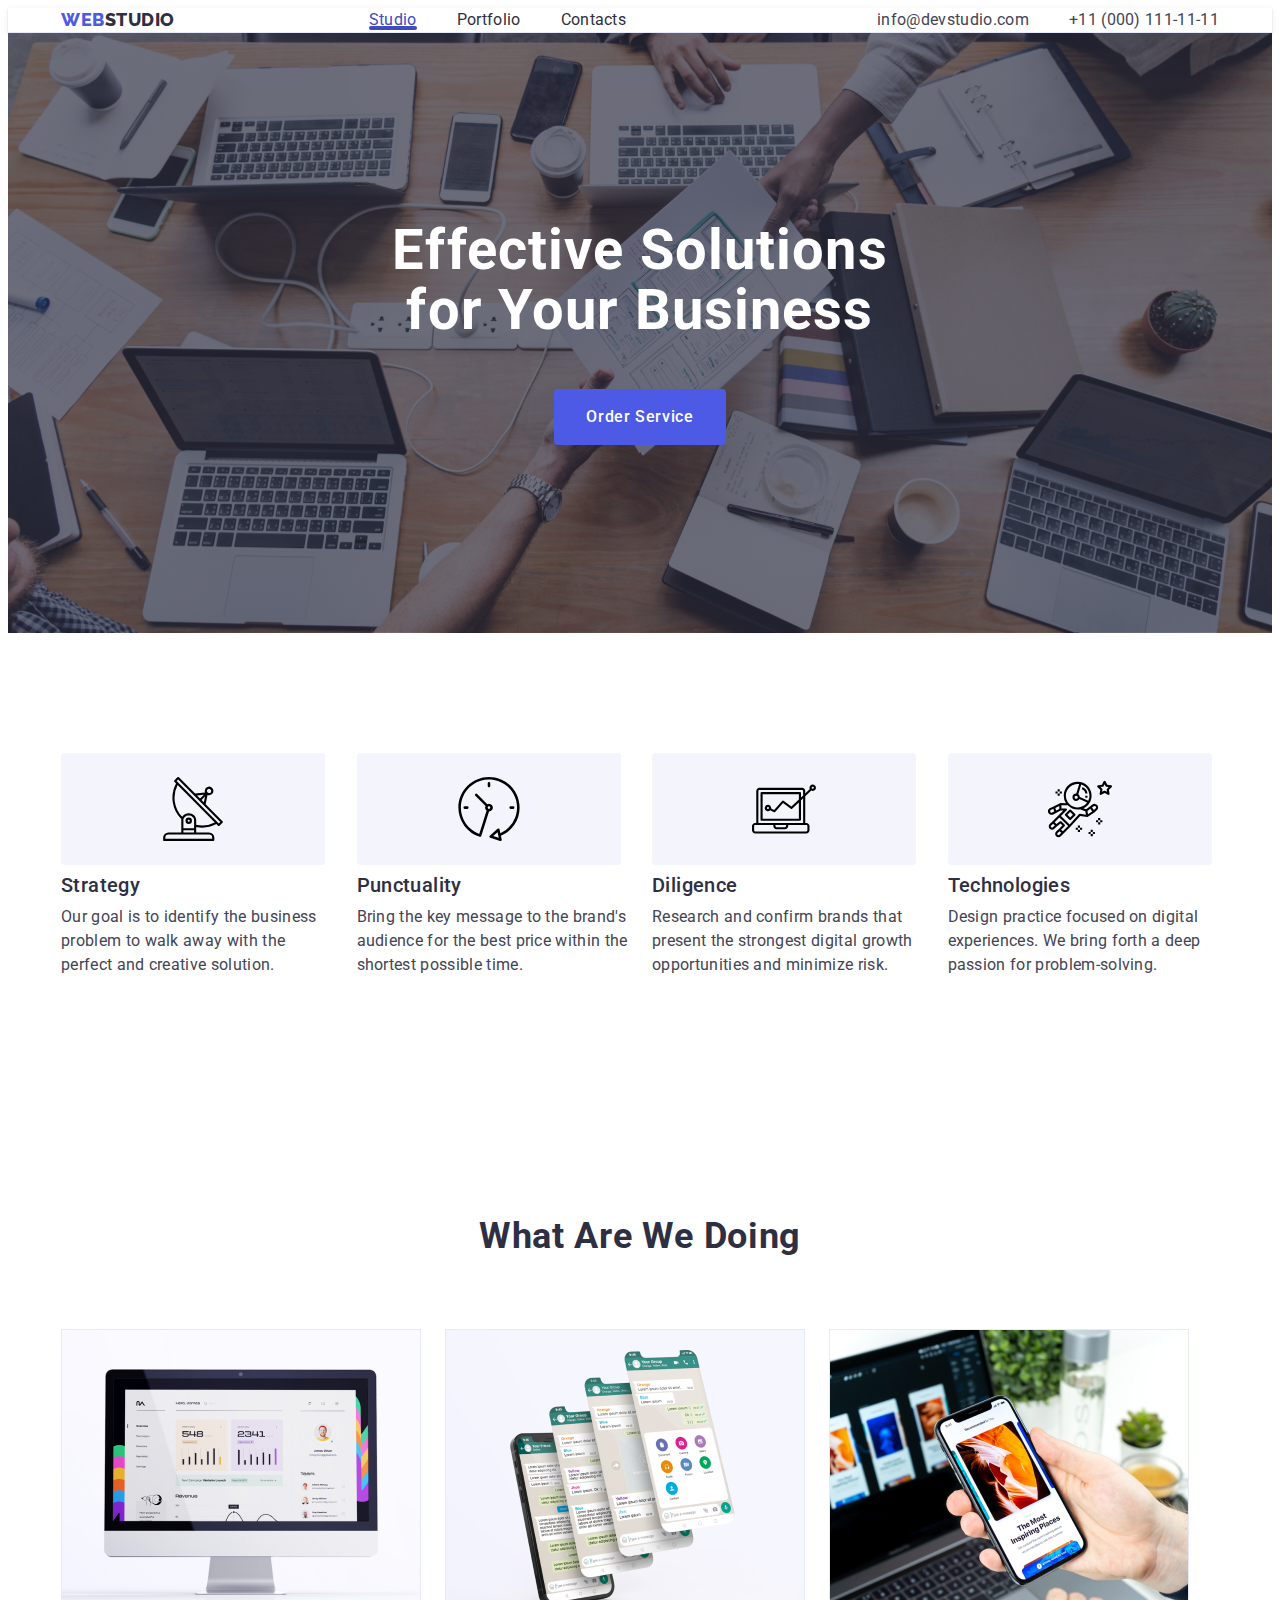
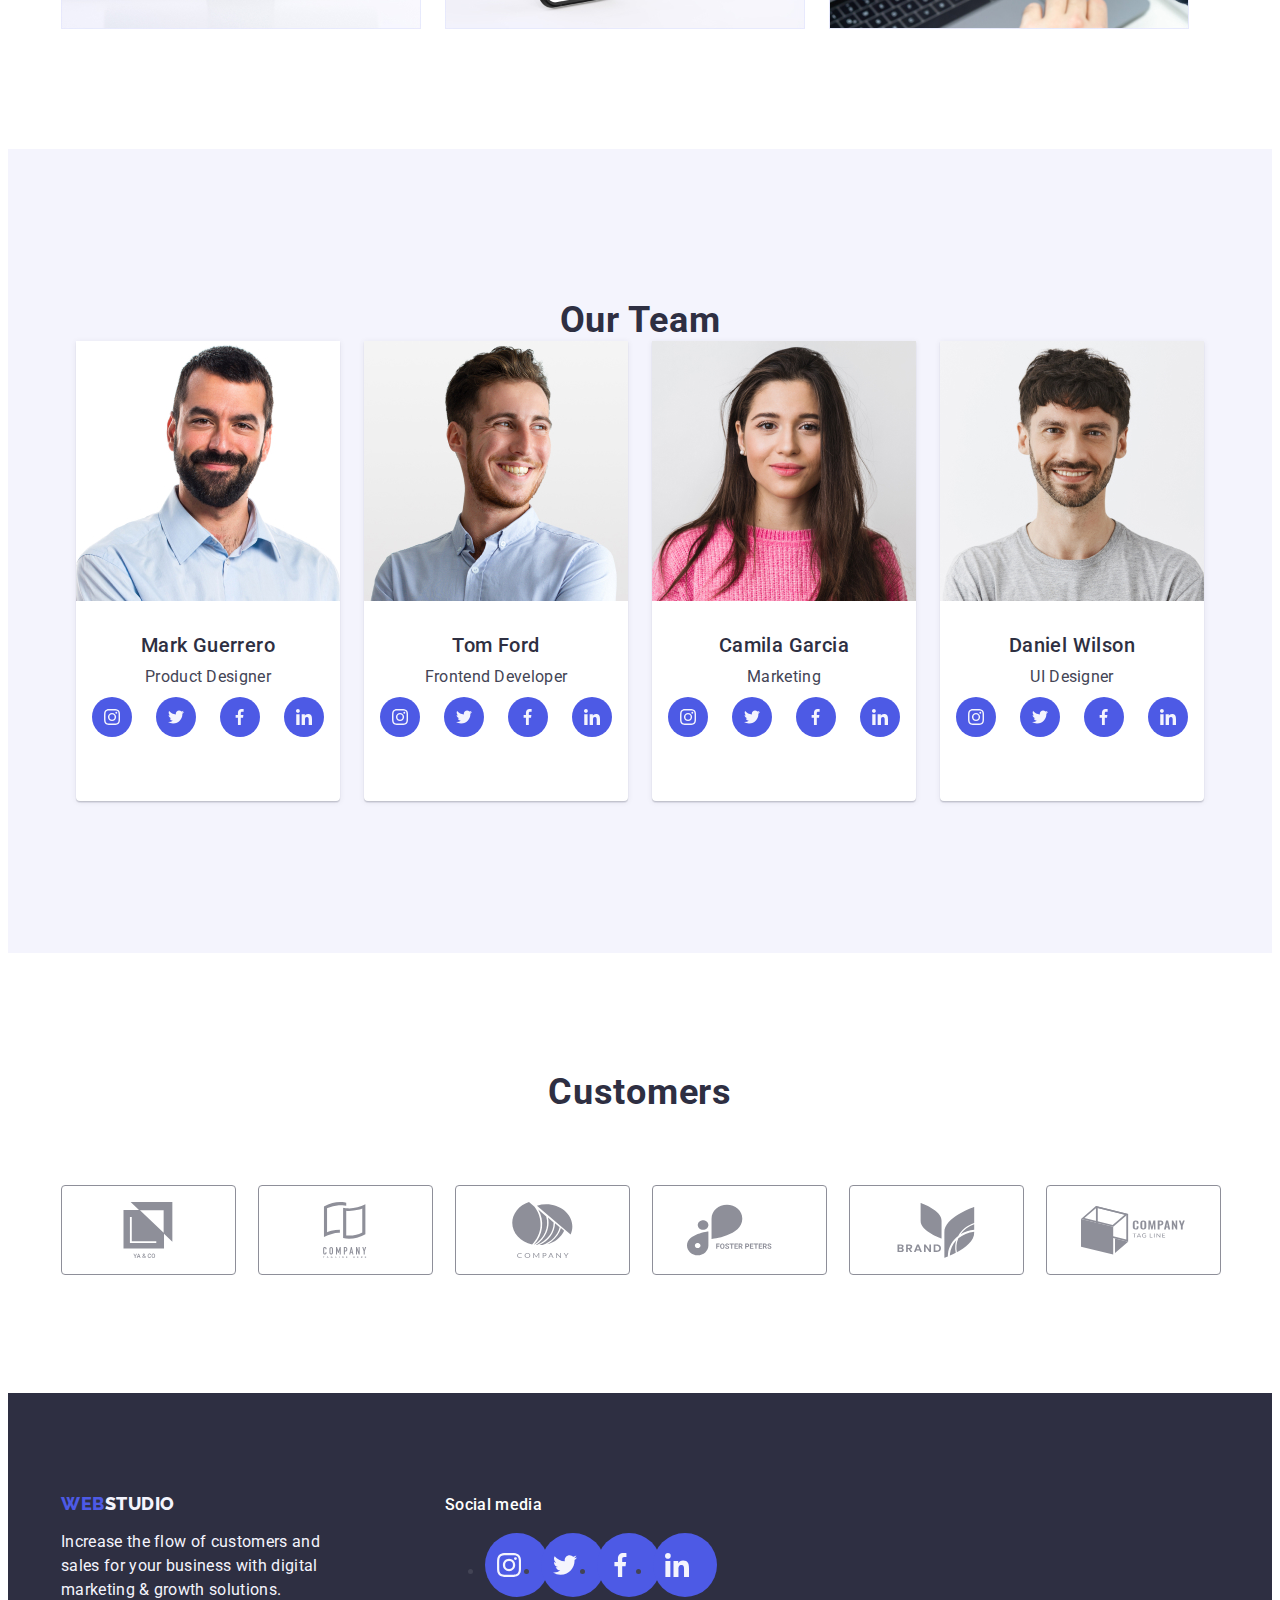
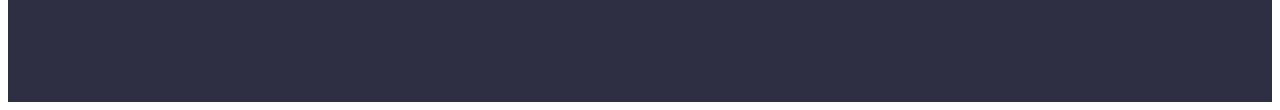
<file: index.html>
<!DOCTYPE html>
<html lang="en">
  <head>
    <meta charset="UTF-8" />
    <meta http-equiv="X-UA-Compatible" content="IE=edge" />
    <meta name="viewport" content="width=device-width, initial-scale=1.0" />
    <link rel="preconnect" href="https://fonts.googleapis.com" />
    <link rel="preconnect" href="https://fonts.gstatic.com" crossorigin />
    <link
      href="https://fonts.googleapis.com/css2?family=Raleway:wght@800&family=Roboto:wght@400;500;700;900&display=swap"
      rel="stylesheet"
    />
    <title>WebStudio</title>
    <link
      rel="stylesheet"
      href="https://cdnjs.cloudflare.com/ajax/libs/modern-normalize/2.0.0/modern-normalize.min.css"
      integrity="sha512-4xo8blKMVCiXpTaLzQSLSw3KFOVPWhm/TRtuPVc4WG6kUgjH6J03IBuG7JZPkcWMxJ5huwaBpOpnwYElP/m6wg=="
      crossorigin="anonymous"
      referrerpolicy="no-referrer"
    />
    <link rel="stylesheet" href="./css/styles.css" />
  </head>
  <body>
    <header class="header">
      <div class="container header-container">
        <nav class="header-navig list">
          <a class="header-logo link" href="./index.html"
            >Web<span class="logo-part link">Studio</span></a
          >
          <ul class="header-menu list">
            <li class="header-menu-item">
              <a class="header-menu-link current link" href="./index.html"
                >Studio</a
              >
            </li>
            <li class="header-menu-item">
              <a class="header-menu-link link" href="./portfolio.html"
                >Portfolio</a
              >
            </li>
            <li class="header-menu-item">
              <a class="header-menu-link link" href="">Contacts</a>
            </li>
          </ul>
        </nav>
        <address class="header-address">
          <ul class="address-list list">
            <li>
              <a
                class="header-address-link link"
                href="mailto:info@devstudio.com"
                >info@devstudio.com</a
              >
            </li>
            <li>
              <a class="header-address-link link" href="tel:+110001111111"
                >+11 (000) 111-11-11</a
              >
            </li>
          </ul>
        </address>
      </div>
    </header>
    <main>
      <section class="hero">
        <div class="container hero-container">
          <h1 class="hero-title">Effective Solutions for Your Business</h1>
          <button type="button" class="hero-btn" data-modal-open>
            Order Service
          </button>
        </div>
      </section>
      <section class="service">
        <div class="container service-container">
          <h2 class="visually-hidden">service</h2>
          <ul class="service-list list">
            <li class="service-item">
              <div class="service-item-icons">
                <svg class="service-icons-images" width="64" height="64">
                  <use href="./images/icons.svg#icon-antenna-1"></use>
                </svg>
              </div>
              <h3 class="service-name">Strategy</h3>
              <p class="service-item-text">
                Our goal is to identify the business problem to walk away with
                the perfect and creative solution.
              </p>
            </li>
            <li class="service-item">
              <div class="service-item-icons">
                <svg class="service-icons-images" width="64" height="64">
                  <use href="./images/icons.svg#icon-clock-1"></use>
                </svg>
              </div>
              <h3 class="service-name">Punctuality</h3>
              <p class="service-item-text">
                Bring the key message to the brand's audience for the best price
                within the shortest possible time.
              </p>
            </li>
            <li class="service-item">
              <div class="service-item-icons">
                <svg class="service-icons-images" width="64" height="64">
                  <use href="./images/icons.svg#icon-Vector-2"></use>
                </svg>
              </div>
              <h3 class="service-name">Diligence</h3>
              <p class="service-item-text">
                Research and confirm brands that present the strongest digital
                growth opportunities and minimize risk.
              </p>
            </li>
            <li class="service-item">
              <div class="service-item-icons">
                <svg class="service-icons-images" width="64" height="64">
                  <use href="./images/icons.svg#icon-astronaut-1"></use>
                </svg>
              </div>
              <h3 class="service-name">Technologies</h3>
              <p class="service-item-text">
                Design practice focused on digital experiences. We bring forth a
                deep passion for problem-solving.
              </p>
            </li>
          </ul>
        </div>
      </section>
      <section class="mesenger">
        <div class="container mesenger-container">
          <h2 class="mesenger-title">What are we doing</h2>
          <ul class="mesenger-list list">
            <li class="mesenger-list-item">
              <img
                src="./images/Rectangle71.jpg"
                alt="Desktop app img"
                width="360"
                height="300"
              />
            </li>
            <li class="mesenger-list-item">
              <img
                src="./images/img2.jpg"
                alt="Mesenger img"
                width="360"
                height="300"
              />
            </li>
            <li class="mesenger-list-item">
              <img
                src="./images/img3.jpg"
                alt="Mobile app img"
                width="360"
                height="300"
              />
            </li>
          </ul>
        </div>
      </section>
      <section class="people">
        <div class="container people-container">
          <h2 class="people-title">Our Team</h2>
          <ul class="people-list list">
            <li class="people-item">
              <img
                src="./images/img.jpg"
                alt="photo of Mark Guerrero"
                width="264"
              />
              <div class="container-img">
                <h3 class="people-name">Mark Guerrero</h3>
                <p class="people-text">Product Designer</p>
                <ul class="icons-list list">
                  <li class="icons-list-item">
                    <a href="" class="icons-link link"
                      ><svg class="container-icon" width="16" height="16">
                        <use href="./images/icons.svg#icon-instagram"></use>
                      </svg>
                    </a>
                  </li>
                  <li class="icons-list-item">
                    <a href="" class="icons-link link"
                      ><svg class="container-icon" width="16" height="16">
                        <use href="./images/icons.svg#icon-twitter"></use>
                      </svg>
                    </a>
                  </li>
                  <li class="icons-list-item">
                    <a href="" class="icons-link link"
                      ><svg class="container-icon" width="16" height="16">
                        <use href="./images/icons.svg#icon-Vector"></use>
                      </svg>
                    </a>
                  </li>
                  <li class="icons-list-item">
                    <a href="" class="icons-link link"
                      ><svg class="container-icon" width="16" height="16">
                        <use href="./images/icons.svg#icon-linkedin"></use>
                      </svg>
                    </a>
                  </li>
                </ul>
              </div>
            </li>
            <li class="people-item">
              <img
                src="./images/img22.jpg"
                alt="photo of Tom Ford"
                width="264"
              />
              <div class="container-img">
                <h3 class="people-name">Tom Ford</h3>
                <p class="people-text">Frontend Developer</p>
                <ul class="icons-list list">
                  <li class="icons-list-item">
                    <a href="" class="icons-link link"
                      ><svg class="container-icon" width="16" height="16">
                        <use href="./images/icons.svg#icon-instagram"></use>
                      </svg>
                    </a>
                  </li>
                  <li class="icons-list-item">
                    <a href="" class="icons-link link"
                      ><svg class="container-icon" width="16" height="16">
                        <use href="./images/icons.svg#icon-twitter"></use>
                      </svg>
                    </a>
                  </li>
                  <li class="icons-list-item">
                    <a href="" class="icons-link link"
                      ><svg class="container-icon" width="16" height="16">
                        <use href="./images/icons.svg#icon-Vector"></use>
                      </svg>
                    </a>
                  </li>
                  <li class="icons-list-item">
                    <a href="" class="icons-link link"
                      ><svg class="container-icon" width="16" height="16">
                        <use href="./images/icons.svg#icon-linkedin"></use>
                      </svg>
                    </a>
                  </li>
                </ul>
              </div>
            </li>
            <li class="people-item">
              <img
                src="./images/img23.jpg"
                alt="photo of Camila Garcia"
                width="264"
              />
              <div class="container-img">
                <h3 class="people-name">Camila Garcia</h3>
                <p class="people-text">Marketing</p>
                <ul class="icons-list list">
                  <li class="icons-list-item">
                    <a href="" class="icons-link link"
                      ><svg class="container-icon" width="16" height="16">
                        <use href="./images/icons.svg#icon-instagram"></use>
                      </svg>
                    </a>
                  </li>
                  <li class="icons-list-item">
                    <a href="" class="icons-link link"
                      ><svg class="container-icon" width="16" height="16">
                        <use href="./images/icons.svg#icon-twitter"></use>
                      </svg>
                    </a>
                  </li>
                  <li class="icons-list-item">
                    <a href="" class="icons-link link"
                      ><svg class="container-icon" width="16" height="16">
                        <use href="./images/icons.svg#icon-Vector"></use>
                      </svg>
                    </a>
                  </li>
                  <li class="icons-list-item">
                    <a href="" class="icons-link link"
                      ><svg class="container-icon" width="16" height="16">
                        <use href="./images/icons.svg#icon-linkedin"></use>
                      </svg>
                    </a>
                  </li>
                </ul>
              </div>
            </li>
            <li class="people-item">
              <img
                src="./images/img24.jpg"
                alt="photo of Daniel Wilson"
                width="264"
              />
              <div class="container-img">
                <h3 class="people-name">Daniel Wilson</h3>
                <p class="people-text">UI Designer</p>
                <ul class="icons-list list">
                  <li class="icons-list-item">
                    <a href="" class="icons-link link"
                      ><svg class="container-icon" width="16" height="16">
                        <use href="./images/icons.svg#icon-instagram"></use>
                      </svg>
                    </a>
                  </li>
                  <li class="icons-list-item">
                    <a href="" class="icons-link link"
                      ><svg class="container-icon" width="16" height="16">
                        <use href="./images/icons.svg#icon-twitter"></use>
                      </svg>
                    </a>
                  </li>
                  <li class="icons-list-item">
                    <a href="" class="icons-link link"
                      ><svg class="container-icon" width="16" height="16">
                        <use href="./images/icons.svg#icon-Vector"></use>
                      </svg>
                    </a>
                  </li>
                  <li class="icons-list-item">
                    <a href="" class="icons-link link"
                      ><svg class="container-icon" width="16" height="16">
                        <use href="./images/icons.svg#icon-linkedin"></use>
                      </svg>
                    </a>
                  </li>
                </ul>
              </div>
            </li>
          </ul>
        </div>
      </section>
      <section class="customers">
        <div class="container">
          <h2 class="customers-title">Customers</h2>
          <ul class="customers-list list">
            <li class="customers-item">
              <a class="customer-link" href="" target="_blank"
                ><svg class="customer-icon" width="104" height="56">
                  <use href="./images/icons.svg#icon-group"></use>
                </svg>
              </a>
            </li>
            <li class="customers-item">
              <a class="customer-link" href="" target="_blank"
                ><svg class="customer-icon" width="104" height="56">
                  <use href="./images/icons.svg#icon-group-2"></use>
                </svg>
              </a>
            </li>
            <li class="customers-item">
              <a class="customer-link" href="" target="_blank"
                ><svg class="customer-icon" width="104" height="56">
                  <use href="./images/icons.svg#icon-group-3"></use>
                </svg>
              </a>
            </li>
            <li class="customers-item">
              <a class="customer-link" href="" target="_blank"
                ><svg class="customer-icon" width="104" height="56">
                  <use href="./images/icons.svg#icon-group-4"></use>
                </svg>
              </a>
            </li>
            <li class="customers-item">
              <a class="customer-link" href="" target="_blank"
                ><svg class="customer-icon" width="104" height="56">
                  <use href="./images/icons.svg#icon-group-5"></use>
                </svg>
              </a>
            </li>
            <li class="customers-item">
              <a class="customer-link" href="" target="_blank"
                ><svg class="customer-icon" width="104" height="56">
                  <use href="./images/icons.svg#icon-group-6"></use>
                </svg>
              </a>
            </li>
          </ul>
        </div>
      </section>
    </main>
    <footer class="footer">
      <div class="container footer-container">
        <div class="footer-logo-text">
          <a class="footer-logo link" href="./index.html"
            >Web<span class="footer-logo-part">Studio</span></a
          >
          <p class="footer-text">
            Increase the flow of customers and sales for your business with
            digital marketing & growth solutions.
          </p>
        </div>

        <div class="footer-soc-box">
          <p class="soc-text">Social media</p>
          <ul class="footer-soc-list">
            <li class="footer-soc-item">
              <a href="" class="footer-soc-link"
                ><svg class="footer-icon" width="24" height="24">
                  <use href="./images/icons.svg#icon-instagram"></use>
                </svg>
              </a>
            </li>
            <li class="footer-soc-item">
              <a href="" class="footer-soc-link"
                ><svg class="footer-icon" width="24" height="24">
                  <use href="./images/icons.svg#icon-twitter"></use>
                </svg>
              </a>
            </li>
            <li class="footer-soc-item">
              <a href="" class="footer-soc-link"
                ><svg class="footer-icon" width="24" height="24">
                  <use href="./images/icons.svg#icon-Vector"></use>
                </svg>
              </a>
            </li>
            <li class="footer-soc-item">
              <a href="" class="footer-soc-link"
                ><svg class="footer-icon" width="24" height="24">
                  <use href="./images/icons.svg#icon-linkedin"></use>
                </svg>
              </a>
            </li>
          </ul>
        </div>
      </div>
    </footer>
    <div class="backdrop is-hidden" data-modal>
      <div class="modal">
        <button type="button" class="modal-btn" data-modal-close>
          <svg class="modal-icon" width="8" height="8">
            <use href="./images/icons.svg#icon-close-black-18dp-2-1"></use>
          </svg>
        </button>
      </div>
    </div>

    <script src="./js/modal.js"></script>
  </body>
</html>
</file>
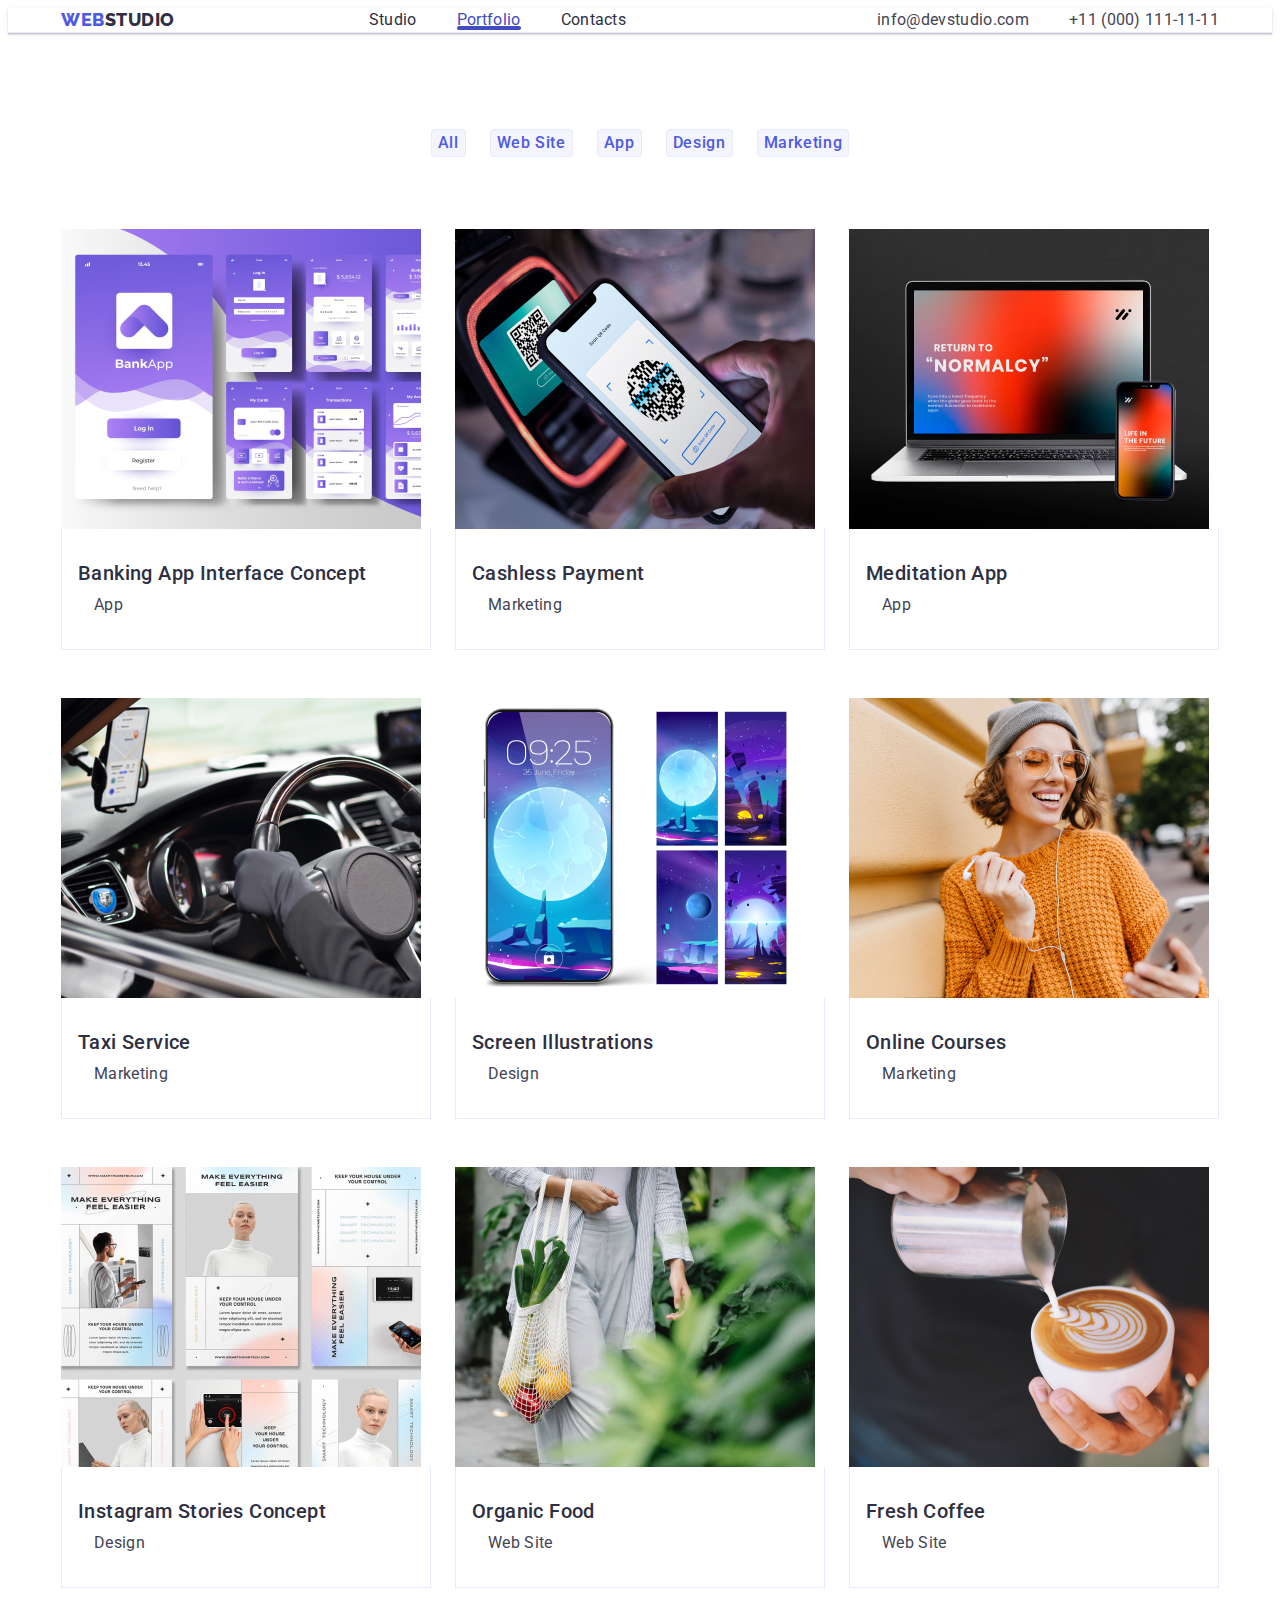
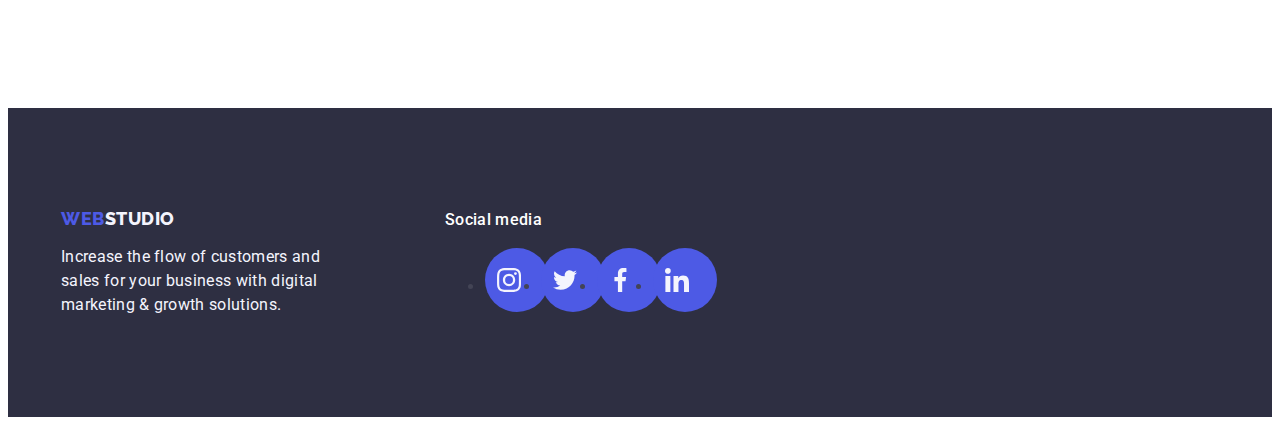
<file: portfolio.html>
<!DOCTYPE html>
<html lang="en">
  <head>
    <meta charset="UTF-8" />
    <meta http-equiv="X-UA-Compatible" content="IE=edge" />
    <meta name="viewport" content="width=device-width, initial-scale=1.0" />
    <link rel="preconnect" href="https://fonts.googleapis.com" />
    <link rel="preconnect" href="https://fonts.gstatic.com" crossorigin />
    <link
      href="https://fonts.googleapis.com/css2?family=Raleway:wght@800&family=Roboto:wght@400;500;700;900&display=swap"
      rel="stylesheet"
    />
    <title>WebStudio</title>
    <link
      rel="stylesheet"
      href="https://cdnjs.cloudflare.com/ajax/libs/modern-normalize/2.0.0/modern-normalize.min.css"
      integrity="sha512-4xo8blKMVCiXpTaLzQSLSw3KFOVPWhm/TRtuPVc4WG6kUgjH6J03IBuG7JZPkcWMxJ5huwaBpOpnwYElP/m6wg=="
      crossorigin="anonymous"
      referrerpolicy="no-referrer"
    />
    <link rel="stylesheet" href="./css/styles.css" />
  </head>
  <body>
    <header class="header">
      <div class="container header-container">
        <nav class="header-navig list">
          <a class="header-logo link" href="./index.html"
            >Web<span class="logo-part link">Studio</span></a
          >
          <ul class="header-menu list">
            <li class="header-menu-item">
              <a class="header-menu-link link" href="./index.html">Studio</a>
            </li>
            <li class="header-menu-item">
              <a class="header-menu-link current link" href="./portfolio.html"
                >Portfolio</a
              >
            </li>
            <li class="header-menu-item">
              <a class="header-menu-link link" href="">Contacts</a>
            </li>
          </ul>
        </nav>
        <address class="header-address">
          <ul class="address-list list">
            <li>
              <a
                class="header-address-link link"
                href="mailto:info@devstudio.com"
                >info@devstudio.com</a
              >
            </li>
            <li>
              <a class="header-address-link link" href="tel:+110001111111"
                >+11 (000) 111-11-11</a
              >
            </li>
          </ul>
        </address>
      </div>
    </header>
    <main>
      <section class="portfolio">
        <div class="container main-container">
          <h1 class="visually-hidden">portfolio</h1>
          <ul class="portfolio-list list">
            <li><button type="button" class="portfolio-btn">All</button></li>
            <li>
              <button type="button" class="portfolio-btn">Web Site</button>
            </li>
            <li><button type="button" class="portfolio-btn">App</button></li>
            <li><button type="button" class="portfolio-btn">Design</button></li>
            <li>
              <button type="button" class="portfolio-btn">Marketing</button>
            </li>
          </ul>
          <ul class="portfolio-list-img list">
            <li class="portfolio-list-item">
              <a href="./portfolio.html" class="portfolio-img-link link"
                ><div class="portfolio-overlay">
                  <img
                    src="./images/img5.jpg"
                    alt="Banking App Interface Concept"
                    width="360"
                    height="300"
                  />
                  <p class="portfolio-overlay-text">
                    14 Stylish and User-Friendly App Design Concepts · Task
                    Manager App · Calorie Tracker App · Exotic Fruit Ecommerce
                    App · Cloud Storage App
                  </p>
                </div>

                <div class="container-name">
                  <h2 class="portfolio-name">Banking App Interface Concept</h2>
                  <p class="portfolio-item-text">App</p>
                </div>
              </a>
            </li>
            <li class="portfolio-list-item">
              <a href="./portfolio.html" class="portfolio-img-link link"
                ><div class="portfolio-overlay">
                  <img
                    src="./images/img6.jpg"
                    alt="Cashless Payment"
                    width="360"
                    height="300"
                  />
                  <p class="portfolio-overlay-text">
                    14 Stylish and User-Friendly App Design Concepts · Task
                    Manager App · Calorie Tracker App · Exotic Fruit Ecommerce
                    App · Cloud Storage App
                  </p>
                </div>

                <div class="container-name">
                  <h2 class="portfolio-name">Cashless Payment</h2>
                  <p class="portfolio-item-text">Marketing</p>
                </div>
              </a>
            </li>
            <li class="portfolio-list-item">
              <a href="./portfolio.html" class="portfolio-img-link link"
                ><div class="portfolio-overlay">
                  <img
                    src="./images/img7.jpg"
                    alt="Meditation App"
                    width="360"
                    height="300"
                  />
                  <p class="portfolio-overlay-text">
                    14 Stylish and User-Friendly App Design Concepts · Task
                    Manager App · Calorie Tracker App · Exotic Fruit Ecommerce
                    App · Cloud Storage App
                  </p>
                </div>

                <div class="container-name">
                  <h2 class="portfolio-name">Meditation App</h2>
                  <p class="portfolio-item-text">App</p>
                </div>
              </a>
            </li>
            <li class="portfolio-list-item">
              <a href="./portfolio.html" class="portfolio-img-link link"
                ><div class="portfolio-overlay">
                  <img
                    src="./images/img8.jpg"
                    alt="Taxi Service"
                    width="360"
                    height="300"
                  />
                  <p class="portfolio-overlay-text">
                    14 Stylish and User-Friendly App Design Concepts · Task
                    Manager App · Calorie Tracker App · Exotic Fruit Ecommerce
                    App · Cloud Storage App
                  </p>
                </div>

                <div class="container-name">
                  <h2 class="portfolio-name">Taxi Service</h2>
                  <p class="portfolio-item-text">Marketing</p>
                </div>
              </a>
            </li>
            <li class="portfolio-list-item">
              <a href="./portfolio.html" class="portfolio-img-link link"
                ><div class="portfolio-overlay">
                  <img
                    src="./images/img9.jpg"
                    alt="Screen Illustrations"
                    width="360"
                    height="300"
                  />
                  <p class="portfolio-overlay-text">
                    14 Stylish and User-Friendly App Design Concepts · Task
                    Manager App · Calorie Tracker App · Exotic Fruit Ecommerce
                    App · Cloud Storage App
                  </p>
                </div>

                <div class="container-name">
                  <h2 class="portfolio-name">Screen Illustrations</h2>
                  <p class="portfolio-item-text">Design</p>
                </div>
              </a>
            </li>
            <li class="portfolio-list-item">
              <a href="./portfolio.html" class="portfolio-img-link link"
                ><div class="portfolio-overlay">
                  <img
                    src="./images/img10.jpg"
                    alt="Online Courses"
                    width="360"
                    height="300"
                  />
                  <p class="portfolio-overlay-text">
                    14 Stylish and User-Friendly App Design Concepts · Task
                    Manager App · Calorie Tracker App · Exotic Fruit Ecommerce
                    App · Cloud Storage App
                  </p>
                </div>

                <div class="container-name">
                  <h2 class="portfolio-name">Online Courses</h2>
                  <p class="portfolio-item-text">Marketing</p>
                </div>
              </a>
            </li>
            <li class="portfolio-list-item">
              <a href="./portfolio.html" class="portfolio-img-link link"
                ><div class="portfolio-overlay">
                  <img
                    src="./images/img11.jpg"
                    alt="Instagram Stories Concept"
                    width="360"
                    height="300"
                  />
                  <p class="portfolio-overlay-text">
                    14 Stylish and User-Friendly App Design Concepts · Task
                    Manager App · Calorie Tracker App · Exotic Fruit Ecommerce
                    App · Cloud Storage App
                  </p>
                </div>

                <div class="container-name">
                  <h2 class="portfolio-name">Instagram Stories Concept</h2>
                  <p class="portfolio-item-text">Design</p>
                </div>
              </a>
            </li>
            <li class="portfolio-list-item">
              <a href="./portfolio.html" class="portfolio-img-link link"
                ><div class="portfolio-overlay">
                  <img
                    src="./images/img12.jpg"
                    alt="Organic Food"
                    width="360"
                    height="300"
                  />
                  <p class="portfolio-overlay-text">
                    14 Stylish and User-Friendly App Design Concepts · Task
                    Manager App · Calorie Tracker App · Exotic Fruit Ecommerce
                    App · Cloud Storage App
                  </p>
                </div>

                <div class="container-name">
                  <h2 class="portfolio-name">Organic Food</h2>
                  <p class="portfolio-item-text">Web Site</p>
                </div>
              </a>
            </li>
            <li class="portfolio-list-item">
              <a href="./portfolio.html" class="portfolio-img-link link"
                ><div class="portfolio-overlay">
                  <img
                    src="./images/img13.jpg"
                    alt="Fresh Coffee"
                    width="360"
                    height="300"
                  />
                  <p class="portfolio-overlay-text">
                    14 Stylish and User-Friendly App Design Concepts · Task
                    Manager App · Calorie Tracker App · Exotic Fruit Ecommerce
                    App · Cloud Storage App
                  </p>
                </div>

                <div class="container-name">
                  <h2 class="portfolio-name">Fresh Coffee</h2>
                  <p class="portfolio-item-text">Web Site</p>
                </div>
              </a>
            </li>
          </ul>
        </div>
      </section>
    </main>
    <footer class="footer">
      <div class="container footer-container">
        <div class="footer-logo-text">
          <a class="footer-logo link" href="./index.html"
            >Web<span class="footer-logo-part">Studio</span></a
          >
          <p class="footer-text">
            Increase the flow of customers and sales for your business with
            digital marketing & growth solutions.
          </p>
        </div>

        <div class="footer-soc-box">
          <p class="soc-text">Social media</p>
          <ul class="footer-soc-list">
            <li class="footer-soc-item">
              <a href="" class="footer-soc-link"
                ><svg class="footer-icon" width="24" height="24">
                  <use href="./images/icons.svg#icon-instagram"></use>
                </svg>
              </a>
            </li>
            <li class="footer-soc-item">
              <a href="" class="footer-soc-link"
                ><svg class="footer-icon" width="24" height="24">
                  <use href="./images/icons.svg#icon-twitter"></use>
                </svg>
              </a>
            </li>
            <li class="footer-soc-item">
              <a href="" class="footer-soc-link"
                ><svg class="footer-icon" width="24" height="24">
                  <use href="./images/icons.svg#icon-Vector"></use>
                </svg>
              </a>
            </li>
            <li class="footer-soc-item">
              <a href="" class="footer-soc-link"
                ><svg class="footer-icon" width="24" height="24">
                  <use href="./images/icons.svg#icon-linkedin"></use>
                </svg>
              </a>
            </li>
          </ul>
        </div>
      </div>
    </footer>
  </body>
</html>
</file>
<file: css/styles.css>
:root {
    --main-text-color: #FFFFFF;
    --title-color: #F4F4FD;
    --second-text-color: #2E2F42;
    --title-text-color: #434455;
    --button-text-color: #4D5AE5;
    --transition: 250ms cubic-bezier(0.4, 0, 0.2, 1);
}  

body {
    font-family: Roboto, sans-serif;
    color: #434455;
    background-color: #FFFFFF;
}
img{
    display: block;
}

p,
h1,
h2,
h3,
h4,
h5,
h6 {
    margin-top: 0;
    margin-bottom: 0;
}

.link {
    text-decoration: none;
}

.list {
    list-style-type: none;
    margin-top: 0;
    margin-bottom: 0;
    padding-left: 0;
}

.container {
    width: 100%;
    max-width: 1158px;
    margin: 0 auto;
    padding:0 15px 0 15px;
}

.header {
    padding: 0 15px;
    border-bottom: 1px solid #e7e9fc;
    box-shadow:0px 2px 1px rgba(46, 47, 66, 0.08),
        0px 1px 1px rgba(46, 47, 66, 0.16),
        0px 1px 6px rgba(46, 47, 66, 0.08);
}

.header-container {
    display: flex;
    padding: 0 15px;
}

.header-logo {
    font-family: "Raleway", sans-serif;
    font-style: normal;
    font-weight: 800;
    font-size: 18px;
    line-height: 1.17;
    letter-spacing: 0.03em;
    text-transform: uppercase;
    color: var(--button-text-color);
    margin-right: 76px;
}

.logo-part {
    color: var(--second-text-color);
}


.header-navig {
    display: flex;
    flex-grow: 1;
    align-items: center;
    justify-content: space-between;
}

.header-menu {
    display: flex;
    gap: 40px;
    transition: color var(--transition);
}

.header-menu-item{
    position: relative;
    color: #404bbf;
}

.header-menu-link {
    font-size: 16px;
    line-height: 1.5;
    color: #2e2f42;
    letter-spacing: 0.02em;
    transition: color var(--transition);
    position: relative;
}
.current::after {
    content: "";
    position: absolute;
    left: 0;
    bottom: -1px;
    height: 4px;
    background-color: #404bbf;
    border-radius: 2px;
    width: 100%;
}
.header-menu-link.current {
    color: #404bbf;
}

.header-menu-link:hover,
.header-menu-link:focus {
    color: #404bbf;
}

.header-address {
    font-style: normal;
    font-weight: 400;
    max-width: 344px;
    margin-left: 251px;
    
}
.address-list{
display: flex;
gap: 40px;
transition: color var(--transition);
 }

.header-address-link {
    font-size: 16px;
    line-height: 1.5;
    letter-spacing: 0.02em;
    color: var(--title-text-color);
    transition: color var(--transition);
}

.header-address-link:hover,
.header-address-link:focus {
    color: #404bbf;
}

.hero {
    background-color: #2E2F42;
    padding: 188px 0;
    background-image: linear-gradient(rgba(46, 47, 66, 0.7),
     rgba(46, 47, 66, 0.7)),
            url(../images/peopleoffice.jpg);
    background-repeat: no-repeat;
    background-position: center;
    background-size: cover;
    margin: 0 auto;
    max-width: 1440px;
    
}
.hero-container{
flex-direction: column;

}
.hero-title {
    font-weight: 700;
    font-size: 56px;
    line-height: 1.07;
    text-align: center;
    letter-spacing: 0.02em;
    color: var(--main-text-color);
    margin: auto;
    margin-bottom: 48px;
    max-width: 496px;
    
}


.hero-btn {
    font-family: "Roboto", sans-serif;
        font-weight: 500;
        font-size: 16px;
        line-height: 1.5;
        letter-spacing: 0.04em;
        color: var(--main-text-color);
        background: #4d5ae5;
        border-radius: 4px;
        padding: 16px 32px;
        margin: auto;
        display: block;
        min-width: 169px;
        height: 56px;
        border: none;
        cursor: pointer;
        transition: background-color var(--transition);
}

.hero-btn:hover,
.hero-btn:focus {
    background-color:var(--button-text-color) ;
    cursor: pointer;
}


.service{
    padding: 120px 0;
}


.visually-hidden {
    position: absolute;
    width: 1px;
    height: 1px;
    margin: -1px;
    border: 0;
    padding: 0;
    white-space: nowrap;
    clip-path: inset(100%);
    clip: rect(0 0 0 0);
    overflow: hidden;
}
.service-item-icons{
width: 264px;
height: 112px;
margin-bottom: 8px;
display: flex;
align-items: center;
justify-content: center;
background: #F4F4FD;
border-radius: 4px;
}



.service-item{
padding-left: 0;
width: calc((100% - 72px) / 4);

}
.service-item::before{
content: "";
width: 264px;
height: 112px;
background: #f4f4fd;
border-radius: 4px;
}


.service-list{
   display: flex;
   gap: 24px;
   
}
.service-name {
    font-weight: 500;
    font-size: 20px;
    line-height: 1.2;
    letter-spacing: 0.02em;
    color: var(--second-text-color);
    margin-bottom: 8px;
    
}

.service-item-text {
    font-size: 16px;
    line-height: 1.5;
    letter-spacing: 0.02em;
    color: var(--title-text-color);
}
.mesenger{
    padding-bottom: 120px;
}

.mesenger-title {
    font-style: normal;
    font-weight: 700;
    font-size: 36px;
    line-height: 1.11;
    letter-spacing: 0.02em;
    text-align: center;
    text-transform: capitalize;
    color: var(--second-text-color);
    margin-top: 120px;
    margin-bottom: 72px;
    margin-left: auto;
    margin-right: auto;
 }
.mesenger-list{
    display: flex;
    gap: 24px;
}
.mesenger-list-item{
width: calc((100%-48px) / 3);
}
.container-img{
padding: 32px 0;
}

.people {
    background-color: #F4F4FD;
    padding: 120px 0;
}

.people-item {
    background-color: #FFFFFF;
    width: calc((100%-72px) / 4);
    border-radius: 0px 0px 4px 4px;
    box-shadow:0px 1px 6px rgba(46, 47, 66, 0.08),
        0px 1px 1px rgba(46, 47, 66, 0.16),
        0px 2px 1px rgba(46, 47, 66, 0.08);
    
}
.people-list{
    display: flex;
    gap: 24px;
    justify-content: center;
}
.people-container{
background-color: var(--title-color);
    padding-bottom: 32px;
    padding-top: 32px;
}

.people-title {
    font-weight: 700;
    font-size: 36px;
    line-height: 1.11;
    letter-spacing: 0.02em;
    text-align: center;
    text-transform: capitalize;
    color: var(--second-text-color);
    margin-bottom: 72px;
    min-width: 323px;
    margin: 0 auto;

}

.people-name {
    font-style: normal;
    font-weight: 500;
    font-size: 20px;
    line-height: 1.2;
    letter-spacing: 0.02em;
    color: var(--second-text-color);
    text-align: center;
    margin-bottom: 8px;
    
}


.people-text {
    font-style: normal;
    font-weight: 400;
    font-size: 16px;
    line-height: 1.5;
    letter-spacing: 0.02em;
    color: var(--title-text-color);
    text-align: center;
    
}
.icons-list-item{
    width: 40px;
    height: 40px;
    margin-top: 8px;
    margin-bottom: 32px;
    
}
.icons-list{
    display: flex;
    gap:24px;
    justify-content: center;
}
.icons-link{
    width: 100%;
    height: 100%;
    border-radius: 50%;
    display: flex;
    text-align: center;
    justify-content: center;
    align-items: center;
    background-color: #4d5ae5;
    transition: background-color 250ms cubic-bezier(0.4, 0, 0.2, 1);
}
.icons-link:hover,
.icons-link:focus{
background-color: #404bbf;
}

.container-img{
    padding: 32px 0;
}

.container-icon{
    fill: #F4F4FD;
}
.customers{
   padding-top: 120px;
   padding-bottom: 120px;
}

.customers-title{
    text-align: center;
    font-weight: 700;
    font-size: 36px;
    line-height: 1.11;
    letter-spacing: 0.02em;
    color: #2E2F42;
    margin-bottom: 72px;
}

.customers-list{
    display: flex;
    gap: 24px;
    
}

.customers-item{
width: calc((100% - 120px)/6);
height: 88px;

}

.customer-link{
width: 100%;
height: 100%;
border: 1px solid #8e8f99;
border-radius: 4px;
display: flex;
align-items: center;
justify-content: center;
color: #8e8f99;
border-color: 250ms cubic-bezier(0.4, 0, 0.2, 1),
color 250ms cubic-bezier(0.4, 0, 0.2, 1);
transition: border-color 250ms cubic-bezier(0.4, 0, 0.2, 1),
color 250ms cubic-bezier(0.4, 0, 0.2, 1);
}
.customer-link:hover,
.customer-link:focus{
color: #404bbf;
border-color: #404bbf;
}


.customer-icon{
   fill: currentColor;
}
.customers-item:hover,
.customers-item:focus{
    color: #404bbf;
    border-color: #404bbf;
}


.footer {
    background: #2e2f42;
    padding: 100px 0;
}
.footer-container{ 
    display: flex;
    align-items: baseline;
}
.footer-logo-text{
    margin-right: 120px;
}

.footer-logo {
    font-family: "Raleway", sans-serif;
    font-weight: 800;
    font-size: 18px;
    line-height: 1.17;
    letter-spacing: 0.03em;
    text-transform: uppercase;
    color: var(--button-text-color);
    display: inline-block;
    margin-bottom: 16px;
}

.footer-logo-part {
    font-family: "Raleway", sans-serif;
    font-style: normal;
    font-weight: 800;
    font-size: 18px;
    line-height: 1.17;
    letter-spacing: 0.03em;
    text-transform: uppercase;
    color: var(--title-color);
}
.button-text {
    color: #4d5ae5;
}

.footer-text {
    font-family: "Roboto", sans-serif;
    font-style: normal;
    font-weight: 400;
    font-size: 16px;
    line-height: 1.5;
    letter-spacing: 0.02em;
    color: var(--title-color);
    max-width: 264px;
}
.footer-soc-box{
    margin-right: 80px;
}

.soc-text{
font-weight: 500;
font-size: 16px;
line-height: 1.5;
letter-spacing: 0.02em;
color: #FFFFFF;
margin-bottom: 16px;

}
.footer-soc-list{
    display: flex;
    gap: 16px;
}
.footer-soc-item{
    width: 40px;
    height: 40px;
}

.footer-soc-link{
    width: 100%;
    height: 100%;
    background-color: var(--button-text-color);
    display: flex;
    align-items: center;
    border-radius: 50%;
    padding: 12px;
    transition: background-color 250ms cubic-bezier(0.4, 0, 0.2, 1);
}
.footer-soc-link:hover,
.footer-soc-link:focus{
background-color: #31d0aa;
}

.footer-icon{
    fill: #F4F4FD;
}

.portfolio{
display: flex;
flex-direction: column;
align-items: center;
padding: 96px 0 120px 0;
}

.portfolio-list{
    display: flex;
    justify-content: center;
    margin-bottom: 72px;
    gap: 24px;
}

.portfolio-btn {
    font-family: 'Roboto', sans-serif;
    font-style: normal;
    font-weight: 500;
    font-size: 16px;
    line-height: 1.5;
    letter-spacing: 0.04em;
    color: var(--button-text-color);
    background-color: #F4F4FD;
    cursor: pointer;
    box-sizing: border-box;
    display: flex;
    border: 1px solid #e7e9fc;
    border-radius: 4px;
    transition: color 250ms cubic-bezier(0.4, 0, 0.2, 1),
            background-color 250ms cubic-bezier(0.4, 0, 0.2, 1),
            border-color 250ms cubic-bezier(0.4, 0, 0.2, 1),
            box-shadow 250ms cubic-bezier(0.4, 0, 0.2, 1);
}

.portfolio-btn:hover,
.portfolio-btn:focus {
    color: #FFFFFF;
    background-color: #404BBF;
    border: 1px solid transparent;
    cursor: pointer;
    box-shadow: 0px 3px 1px rgba(0, 0, 0, 0.1), 0px 2px 1px rgba(0, 0, 0, 0.08),
            0px 2px 2px rgba(0, 0, 0, 0.12);
}


.portfolio-list-img{
    display: flex;
    row-gap: 48px;
    flex-wrap: wrap;
    gap: 24px;
    row-gap: 48px;
    justify-content: center;
}

.container-name{
    padding: 32px 16px;
    border: 1px solid #e7e9fc;
    border-top: none;
}
.portfolio-name {
    font-family: "Roboto", sans-serif;
    font-style: normal;
    font-weight: 500;
    font-size: 20px;
    line-height: 1.2;
    letter-spacing: 0.02em;
    color: var(--second-text-color);
    text-align: left;
    margin-bottom: 8px;
}
.portfolio-list-item{
width: calc((100% - 48px) / 3);
}

.portfolio-item-text {
    font-weight: 400;
    font-size: 16px;
    line-height: 1.5;
    letter-spacing: 0.02em;
    color: var(--title-text-color);
    margin-top: 8px;
    padding-left: 16px;
}
.portfolio-img-link{
display: block;
transition: box-shadow 250ms cubic-bezier(0.4, 0, 0.2, 1);
}
.portfolio-img-link:hover,
.portfolio-img-link:focus{
box-shadow: 0px 1px 6px rgba(46, 47, 66, 0.08),
        0px 1px 1px rgba(46, 47, 66, 0.16), 0px 2px 1px rgba(46, 47, 66, 0.08);
    transform: translateY(0%);
}


.portfolio-img-link:hover .portfolio-overlay-text,
.portfolio-img-link:focus .portfolio-overlay-text {
    transform: translateY(0%);
}


.portfolio-overlay{
    position: relative;
    overflow: hidden;
    
}
.portfolio-overlay-text{
    position: absolute;
    top: 0;
    font-size: 16px;
    line-height: 1.5;
    letter-spacing: 0.02em;
    color: #F4F4FD;
    padding: 40px 32px;
    background: #4d5ae5;
    height: 100%;
    width: 100%;
    transform: translateY(100%);
    transition: transform 250ms cubic-bezier(0.4, 0, 0.2, 1);
    
}

.backdrop {
    width: 100%;
    height: 100%;
    position: fixed;
    top: 0;
    left: 0;
    background-color: rgba(46, 47, 66, 0.4);
    transition: opacity 250ms cubic-bezier(0.4, 0, 0.2, 1),
        visibility 250ms cubic-bezier(0.4, 0, 0.2, 1);
    
}

.is-hidden {
    opacity: 0;
    visibility: hidden;
    pointer-events: none;
}

.modal {
    position: absolute;
    top: 50%;
    left: 50%;
    transform: translate(-50%, -50%) scale(1);
    transition: transform var(--transition);
    width: 408px;
    min-height: 584px;
    background: #fcfcfc;
    box-shadow: 0px 1px 1px rgba(0, 0, 0, 0.14), 0px 1px 3px rgba(0, 0, 0, 0.12),
        0px 2px 1px rgba(0, 0, 0, 0.2);
    border-radius: 4px;
}
.modal-btn {
    position: absolute;
    right: 24px;
    top: 24px;
    width: 24px;
    height: 24px;
    border: none;
    border: 1px solid rgba(0, 0, 0, 0.1);
    background-color: #e7e9fc;
    border-radius: 50%;
    cursor: pointer;
    display: flex;
    align-items: center;
    justify-content: center;
    padding: 0;
    transition: background-color 250ms cubic-bezier(0.4, 0, 0.2, 1),
        border 250ms cubic-bezier(0.4, 0, 0.2, 1);
}

.backdrop.is-hidden .modal {
    transform: translate(-50%, -50%) scale(0);
}

.modal-btn:hover, 
.modal-btn:focus{
    background-color: #404bbf;
    border: none;
}


.modal-icon {
    transition: fill 250ms cubic-bezier(0.4, 0, 0.2, 1);
}

.modal-btn:hover .modal-icon,
.modal-btn:focus .modal-icon {
    fill: #ffffff;
}
</file>
